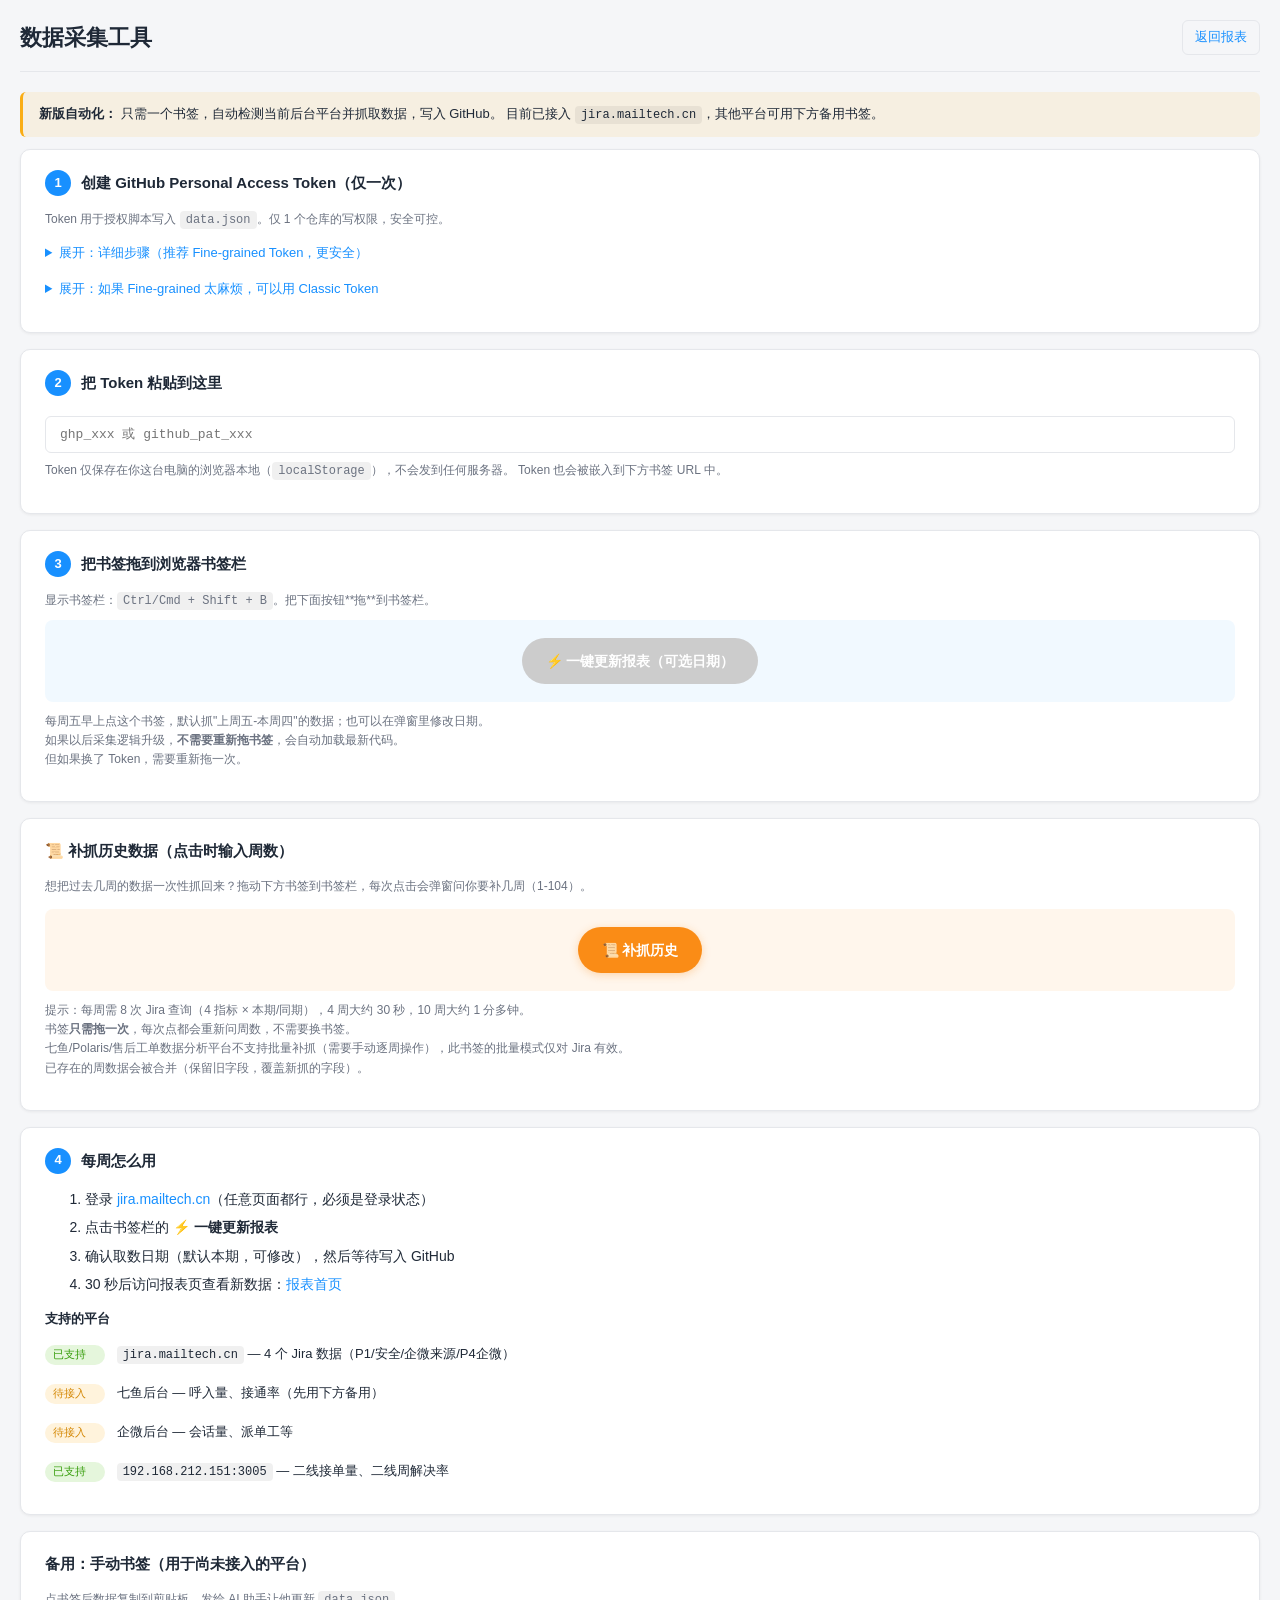
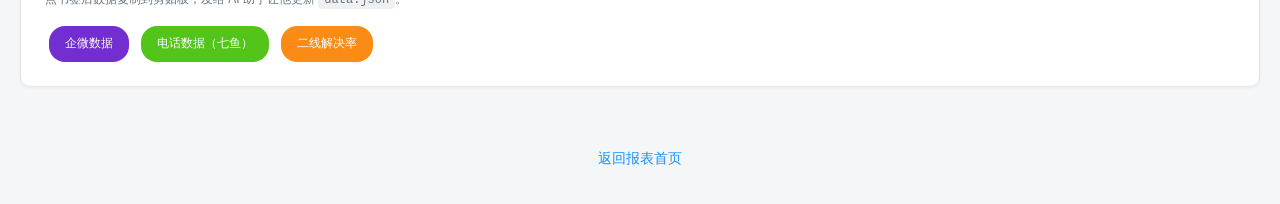
<file: tools.html>
<!DOCTYPE html>
<html lang="zh-CN">
<head>
  <meta charset="UTF-8" />
  <meta name="viewport" content="width=device-width, initial-scale=1.0" />
  <title>数据采集工具 · 售后周报</title>
  <link rel="stylesheet" href="./assets/style.css" />
  <style>
    .step-card { background: var(--color-card); border: 1px solid var(--color-border); border-radius: var(--radius); padding: 20px 24px; margin-bottom: 16px; box-shadow: var(--shadow); }
    .step-card h3 { margin: 0 0 14px 0; font-size: 15px; display: flex; align-items: center; gap: 10px; }
    .step-num { display: inline-flex; width: 26px; height: 26px; align-items: center; justify-content: center; background: var(--color-primary); color: #fff; border-radius: 50%; font-size: 13px; font-weight: 700; }
    details { margin: 8px 0; }
    summary { cursor: pointer; color: var(--color-primary); font-size: 13px; padding: 4px 0; }
    summary:hover { text-decoration: underline; }
    .pat-input { width: 100%; padding: 10px 14px; border: 1px solid var(--color-border); border-radius: 6px; font-family: Consolas, Monaco, monospace; font-size: 13px; background: var(--color-card); color: var(--color-text); margin-top: 6px; }
    .bookmark-area { padding: 18px 20px; background: rgba(24,144,255,0.06); border-radius: 8px; text-align: center; margin-top: 8px; }
    .bookmarklet-big { display: inline-block; padding: 12px 24px; background: var(--color-primary); color: #fff !important; border-radius: 24px; font-size: 14px; font-weight: 600; text-decoration: none !important; cursor: grab; box-shadow: 0 2px 8px rgba(24,144,255,0.3); }
    .bookmarklet-big.disabled { background: #ccc; cursor: not-allowed; box-shadow: none; pointer-events: none; }
    .bookmarklet-big:active { cursor: grabbing; }
    .platform-list { list-style: none; padding: 0; margin: 8px 0 0 0; }
    .platform-list li { padding: 6px 0; font-size: 13px; }
    .platform-status { display: inline-block; min-width: 60px; padding: 1px 8px; border-radius: 10px; font-size: 11px; margin-right: 8px; }
    .ps-ok { background: rgba(82,196,26,0.15); color: #389e0d; }
    .ps-todo { background: rgba(250,173,20,0.15); color: #d48806; }
    .hint { background: rgba(250,173,20,0.1); border-left: 3px solid var(--color-warn); padding: 12px 16px; border-radius: 6px; font-size: 13px; margin: 12px 0; }
    code { background: rgba(0,0,0,0.06); padding: 2px 6px; border-radius: 4px; font-family: Consolas, Monaco, monospace; font-size: 12px; }
    ol li, ul li { margin: 6px 0; }
    .legacy-bookmark { display: inline-block; padding: 8px 16px; border-radius: 16px; color: #fff !important; font-size: 12px; text-decoration: none !important; margin: 4px; cursor: grab; }
    .legacy-bookmark.purple { background: #722ed1; }
    .legacy-bookmark.green { background: #52c41a; }
    .legacy-bookmark.orange { background: #fa8c16; }
  </style>
</head>
<body>
  <div class="container">
    <header class="header">
      <h1>数据采集工具</h1>
      <nav class="nav"><a href="./index.html">返回报表</a></nav>
    </header>

    <div class="hint">
      <strong>新版自动化：</strong>
      只需一个书签，自动检测当前后台平台并抓取数据，写入 GitHub。
      目前已接入 <code>jira.mailtech.cn</code>，其他平台可用下方备用书签。
    </div>

    <!-- ===== STEP 1: 创建 GitHub Token ===== -->
    <div class="step-card">
      <h3><span class="step-num">1</span> 创建 GitHub Personal Access Token（仅一次）</h3>
      <p class="muted" style="margin: 0 0 8px 0">
        Token 用于授权脚本写入 <code>data.json</code>。仅 1 个仓库的写权限，安全可控。
      </p>

      <details>
        <summary>展开：详细步骤（推荐 Fine-grained Token，更安全）</summary>
        <ol>
          <li>访问 <a href="https://github.com/settings/personal-access-tokens/new" target="_blank">GitHub → Settings → Developer settings → Fine-grained tokens → Generate new token</a></li>
          <li><strong>Token name</strong>：随便填，如 <code>data-report-v2</code></li>
          <li><strong>Expiration</strong>：选 <code>Custom</code>，填一年后；或选 <code>No expiration</code>（不会过期）</li>
          <li><strong>Repository access</strong>：选 <code>Only select repositories</code>，勾选 <code>yywu-rich/data-report-v2</code></li>
          <li><strong>Repository permissions</strong>：找到 <code>Contents</code>，改成 <code>Read and write</code>（其他都不用动）</li>
          <li>点页面底部 <code>Generate token</code></li>
          <li><strong>立刻复制 Token</strong>（以 <code>github_pat_</code> 开头），关闭页面后再也看不到</li>
        </ol>
      </details>

      <details>
        <summary>展开：如果 Fine-grained 太麻烦，可以用 Classic Token</summary>
        <ol>
          <li>访问 <a href="https://github.com/settings/tokens/new" target="_blank">GitHub → Settings → Developer settings → Tokens (classic) → Generate new token (classic)</a></li>
          <li><strong>Note</strong>：填 <code>data-report-v2</code></li>
          <li><strong>Expiration</strong>：建议选 1 年</li>
          <li><strong>scopes</strong>：仅勾选 <code>public_repo</code>（如果仓库是 Public）或 <code>repo</code>（如果仓库是 Private）</li>
          <li>点 <code>Generate token</code>，立即复制（以 <code>ghp_</code> 开头）</li>
        </ol>
      </details>
    </div>

    <!-- ===== STEP 2: 配置 Token ===== -->
    <div class="step-card">
      <h3><span class="step-num">2</span> 把 Token 粘贴到这里</h3>
      <input id="patInput" class="pat-input" type="password" placeholder="ghp_xxx 或 github_pat_xxx" autocomplete="off" />
      <p class="muted" style="margin-top: 8px;">
        Token 仅保存在你这台电脑的浏览器本地（<code>localStorage</code>），不会发到任何服务器。
        Token 也会被嵌入到下方书签 URL 中。
      </p>
      <div id="patStatus" class="muted" style="margin-top: 6px;"></div>
    </div>

    <!-- ===== STEP 3: 拖动书签 ===== -->
    <div class="step-card">
      <h3><span class="step-num">3</span> 把书签拖到浏览器书签栏</h3>
      <p class="muted" style="margin: 0 0 8px 0">
        显示书签栏：<code>Ctrl/Cmd + Shift + B</code>。把下面按钮**拖**到书签栏。
      </p>
      <div class="bookmark-area">
        <a id="autoBookmark" class="bookmarklet-big disabled" href="#">⚡ 一键更新报表（可选日期）</a>
      </div>
      <p class="muted" style="margin-top: 10px;">
        每周五早上点这个书签，默认抓"上周五-本周四"的数据；也可以在弹窗里修改日期。<br>
        如果以后采集逻辑升级，<strong>不需要重新拖书签</strong>，会自动加载最新代码。<br>
        但如果换了 Token，需要重新拖一次。
      </p>
    </div>

    <!-- ===== 补抓历史 ===== -->
    <div class="step-card">
      <h3>📜 补抓历史数据（点击时输入周数）</h3>
      <p class="muted" style="margin: 0 0 12px 0">
        想把过去几周的数据一次性抓回来？拖动下方书签到书签栏，每次点击会弹窗问你要补几周（1-104）。
      </p>
      <div class="bookmark-area" style="background:rgba(250,140,22,0.08)">
        <a id="backfillBookmark" class="bookmarklet-big disabled" style="background:#fa8c16;box-shadow:0 2px 8px rgba(250,140,22,0.3)" href="#">📜 补抓历史</a>
      </div>
      <p class="muted" style="margin-top: 10px;">
        提示：每周需 8 次 Jira 查询（4 指标 × 本期/同期），4 周大约 30 秒，10 周大约 1 分多钟。<br>
        书签<strong>只需拖一次</strong>，每次点都会重新问周数，不需要换书签。<br>
        七鱼/Polaris/售后工单数据分析平台不支持批量补抓（需要手动逐周操作），此书签的批量模式仅对 Jira 有效。<br>
        已存在的周数据会被合并（保留旧字段，覆盖新抓的字段）。
      </p>
    </div>

    <!-- ===== STEP 4: 使用 ===== -->
    <div class="step-card">
      <h3><span class="step-num">4</span> 每周怎么用</h3>
      <ol>
        <li>登录 <a href="http://jira.mailtech.cn" target="_blank">jira.mailtech.cn</a>（任意页面都行，必须是登录状态）</li>
        <li>点击书签栏的 <strong>⚡ 一键更新报表</strong></li>
        <li>确认取数日期（默认本期，可修改），然后等待写入 GitHub</li>
        <li>30 秒后访问报表页查看新数据：<a href="./index.html">报表首页</a></li>
      </ol>

      <h4 style="font-size: 13px; margin: 12px 0 4px 0;">支持的平台</h4>
      <ul class="platform-list">
        <li><span class="platform-status ps-ok">已支持</span> <code>jira.mailtech.cn</code> — 4 个 Jira 数据（P1/安全/企微来源/P4企微）</li>
        <li><span class="platform-status ps-todo">待接入</span> 七鱼后台 — 呼入量、接通率（先用下方备用）</li>
        <li><span class="platform-status ps-todo">待接入</span> 企微后台 — 会话量、派单工等</li>
        <li><span class="platform-status ps-ok">已支持</span> <code>192.168.212.151:3005</code> — 二线接单量、二线周解决率</li>
      </ul>
    </div>

    <!-- ===== 备用：旧版手动书签 ===== -->
    <div class="step-card">
      <h3>备用：手动书签（用于尚未接入的平台）</h3>
      <p class="muted">
        点书签后数据复制到剪贴板，发给 AI 助手让他更新 <code>data.json</code>。
      </p>
      <a class="legacy-bookmark purple" href="javascript:(function(){var NL=String.fromCharCode(10);var t=document.querySelectorAll('table');var s=0,o=0,p=0;t.forEach(function(tb){tb.querySelectorAll('tr').forEach(function(r){var c=r.querySelectorAll('td,th');if(c.length>=2){var k=c[0].innerText.trim(),v=c[c.length-1].innerText.trim();if(k.indexOf('会话量')>-1)s=parseInt(v)||0;if(k.indexOf('派单')>-1)o=parseInt(v)||0;if(k.indexOf('P4')>-1)p=parseInt(v)||0;}});});var r='企微数据：'+NL+'会话量：'+s+NL+'派单工：'+o+NL+'P4工：'+p;navigator.clipboard.writeText(r).then(function(){alert('已复制：'+NL+NL+r);}).catch(function(){prompt('请手动复制：',r);});})();">企微数据</a>
      <a class="legacy-bookmark green" href="javascript:(function(){var NL=String.fromCharCode(10);var text=document.body.innerText.split(NL);var calls=0,rate='-';for(var i=0;i<text.length;i++){var l=text[i].trim();if(l==='呼入量'||l==='接入量'){var m=(text[i+1]||'').match(/^(\d+)/);if(m)calls=parseInt(m[1]);}if(l==='接通率'||l==='队列接通率'){var m2=(text[i+1]||'').match(/([\d.]+%)/);if(m2)rate=m2[1];}}var r='电话数据：'+NL+'呼入量：'+calls+NL+'接通率：'+rate;navigator.clipboard.writeText(r).then(function(){alert('已复制：'+NL+NL+r);}).catch(function(){prompt('请手动复制：',r);});})();">电话数据（七鱼）</a>
      <a class="legacy-bookmark orange" href="javascript:(function(){var NL=String.fromCharCode(10);var t=document.querySelectorAll('table');var list=[];t.forEach(function(tb){tb.querySelectorAll('tr').forEach(function(r,idx){if(idx===0)return;var c=r.querySelectorAll('td');if(c.length>=4){var p=c[0].innerText.trim(),wr=c[2].innerText.trim(),oc=c[3].innerText.trim();if(p)list.push(p+' | 周解决率:'+wr+' | 工单量:'+oc);}});});var r='二线解决率：'+NL+list.join(NL);navigator.clipboard.writeText(r).then(function(){alert('已复制：'+NL+NL+r);}).catch(function(){prompt('请手动复制：',r);});})();">二线解决率</a>
    </div>

    <footer class="footer">
      <a href="./index.html">返回报表首页</a>
    </footer>
  </div>

  <script>
    const patInput = document.getElementById('patInput');
    const bookmark = document.getElementById('autoBookmark');
    const backfillBookmark = document.getElementById('backfillBookmark');
    const status = document.getElementById('patStatus');

    patInput.value = localStorage.getItem('dr_pat') || '';
    update();

    patInput.addEventListener('input', () => {
      localStorage.setItem('dr_pat', patInput.value.trim());
      update();
    });

    function collectorLoader() {
      // jsDelivr follows main directly; GitHub Pages remains available as a fallback.
      return "var u=['https://cdn.jsdelivr.net/gh/yywu-rich/data-report-v2@main/assets/collector.js','https://yywu-rich.github.io/data-report-v2/assets/collector.js'],i=0,l=function(){if(i>=u.length){alert('采集脚本加载失败，请检查网络后重试');return;}var s=document.createElement('script');s.src=u[i++]+'?t='+Date.now();s.onerror=l;document.body.appendChild(s);};l();";
    }

    function buildBookmarklet(pat, weeks) {
      // 注意：嵌入 PAT 和补抓周数到书签 URL 中
      return "javascript:(function(){window.__DR_PAT='" + pat + "';" +
             (weeks > 1 ? "window.__DR_BACKFILL=" + weeks + ";" : "") +
             collectorLoader() + "})();";
    }

    function buildBackfillBookmarklet(pat) {
      // 点击时弹 prompt 问周数，避免改数字后还需要重新拖书签
      return "javascript:(function(){var w=prompt('补抓最近几周的数据？(1-104)','4');if(!w)return;w=parseInt(w);if(!w||w<1||w>104){alert('请输入 1-104 之间的数字');return;}window.__DR_PAT='" + pat + "';window.__DR_BACKFILL=w;" + collectorLoader() + "})();";
    }

    function update() {
      const pat = patInput.value.trim();

      if (!pat) {
        [bookmark, backfillBookmark].forEach((b) => { b.classList.add('disabled'); b.removeAttribute('href'); });
        status.textContent = '';
        return;
      }
      if (!/^(ghp_|github_pat_)[A-Za-z0-9_]+$/.test(pat)) {
        [bookmark, backfillBookmark].forEach((b) => { b.classList.add('disabled'); b.removeAttribute('href'); });
        status.innerHTML = '<span style="color:#cf1322">⚠ Token 格式不正确，应以 ghp_ 或 github_pat_ 开头</span>';
        return;
      }

      bookmark.href = buildBookmarklet(pat, 1);
      bookmark.classList.remove('disabled');

      // 补抓书签使用 prompt 模式，点击时再问周数
      backfillBookmark.href = buildBackfillBookmarklet(pat);
      backfillBookmark.textContent = `📜 补抓历史（点击时输入周数）`;
      backfillBookmark.classList.remove('disabled');

      status.innerHTML = '<span style="color:#389e0d">✓ Token 已保存到本地。两个书签都可以用了。</span>';
    }
  </script>
</body>
</html>
</file>
<file: assets/style.css>
/* === 基础变量 === */
:root {
  --color-bg: #f5f6f8;
  --color-card: #ffffff;
  --color-border: #e5e7eb;
  --color-text: #1f2937;
  --color-muted: #6b7280;
  --color-primary: #1890ff;
  --color-up: #f5222d;
  --color-down: #52c41a;
  --color-good: #52c41a;
  --color-bad: #f5222d;
  --color-warn: #faad14;
  --radius: 10px;
  --shadow: 0 1px 3px rgba(0,0,0,0.06);
}

@media (prefers-color-scheme: dark) {
  :root {
    --color-bg: #0f1115;
    --color-card: #1a1d23;
    --color-border: #2a2f3a;
    --color-text: #e5e7eb;
    --color-muted: #9ca3af;
  }
}

* { box-sizing: border-box; }
body {
  margin: 0;
  padding: 20px;
  background: var(--color-bg);
  color: var(--color-text);
  font-family: -apple-system, BlinkMacSystemFont, "Segoe UI", "PingFang SC",
    "Microsoft YaHei", sans-serif;
  font-size: 14px;
  line-height: 1.6;
}
.container { max-width: 1280px; margin: 0 auto; }
.muted { color: var(--color-muted); font-size: 12px; }
a { color: var(--color-primary); text-decoration: none; }
a:hover { text-decoration: underline; }

.header {
  display: flex;
  justify-content: space-between;
  align-items: center;
  padding-bottom: 16px;
  border-bottom: 1px solid var(--color-border);
  margin-bottom: 20px;
  flex-wrap: wrap;
  gap: 12px;
}
.header h1 { font-size: 22px; margin: 0; }
.nav a {
  display: inline-block;
  padding: 6px 12px;
  border: 1px solid var(--color-border);
  border-radius: 6px;
  font-size: 13px;
}

.controls {
  display: flex;
  gap: 16px;
  flex-wrap: wrap;
  margin-bottom: 20px;
}
.control { display: flex; align-items: center; gap: 8px; }
.control label { font-size: 13px; color: var(--color-muted); }
.control select,
.control input {
  padding: 8px 12px;
  border: 1px solid var(--color-border);
  border-radius: 6px;
  background: var(--color-card);
  color: var(--color-text);
  font-size: 14px;
  min-width: 200px;
}

.summary {
  background: var(--color-card);
  border: 1px solid var(--color-border);
  border-radius: var(--radius);
  padding: 16px 20px;
  margin-bottom: 24px;
  box-shadow: var(--shadow);
  font-size: 14px;
}
.summary .tag {
  display: inline-block;
  background: var(--color-warn);
  color: #fff;
  font-size: 11px;
  padding: 2px 8px;
  border-radius: 10px;
  margin-left: 8px;
  vertical-align: middle;
}

.section { margin-bottom: 32px; }
.section h2 {
  font-size: 16px;
  margin: 0 0 12px 0;
  padding-left: 10px;
  border-left: 3px solid var(--color-primary);
}

.kpi-grid {
  display: grid;
  grid-template-columns: repeat(auto-fill, minmax(220px, 1fr));
  gap: 12px;
}
.kpi-card {
  background: var(--color-card);
  border: 1px solid var(--color-border);
  border-radius: var(--radius);
  padding: 16px;
  box-shadow: var(--shadow);
}
.kpi-card .name { font-size: 13px; color: var(--color-muted); margin-bottom: 6px; }
.kpi-card .value { font-size: 24px; font-weight: 600; }
.kpi-card .delta {
  font-size: 12px;
  margin-top: 4px;
  display: inline-block;
  padding: 2px 8px;
  border-radius: 10px;
}
.delta.up { background: rgba(245, 34, 45, 0.1); color: var(--color-up); }
.delta.down { background: rgba(82, 196, 26, 0.1); color: var(--color-down); }
.delta.flat { background: rgba(107, 114, 128, 0.1); color: var(--color-muted); }
.kpi-card .yoy {
  font-size: 12px;
  color: var(--color-muted);
  margin-top: 4px;
}

.kpi-card[data-positive="true"] .delta.up { background: rgba(82, 196, 26, 0.1); color: var(--color-good); }
.kpi-card[data-positive="true"] .delta.down { background: rgba(245, 34, 45, 0.1); color: var(--color-bad); }

.chart-grid {
  display: grid;
  grid-template-columns: repeat(auto-fit, minmax(360px, 1fr));
  gap: 16px;
}
.chart-card {
  background: var(--color-card);
  border: 1px solid var(--color-border);
  border-radius: var(--radius);
  padding: 16px;
  box-shadow: var(--shadow);
  height: 280px;
}

.table-wrap {
  background: var(--color-card);
  border: 1px solid var(--color-border);
  border-radius: var(--radius);
  overflow-x: auto;
  box-shadow: var(--shadow);
}
table { width: 100%; border-collapse: collapse; font-size: 13px; }
th, td { padding: 10px 12px; text-align: center; border-bottom: 1px solid var(--color-border); white-space: nowrap; }
th { background: var(--color-bg); font-weight: 600; color: var(--color-muted); position: sticky; top: 0; }
td.left { text-align: left; }
tr:hover td { background: rgba(24, 144, 255, 0.04); }

.footer { margin-top: 40px; text-align: center; padding: 20px 0; }

@media (max-width: 640px) {
  body { padding: 10px; }
  .header h1 { font-size: 18px; }
  .control select, .control input { min-width: 140px; }
  .chart-card { height: 240px; }
}
</file>
